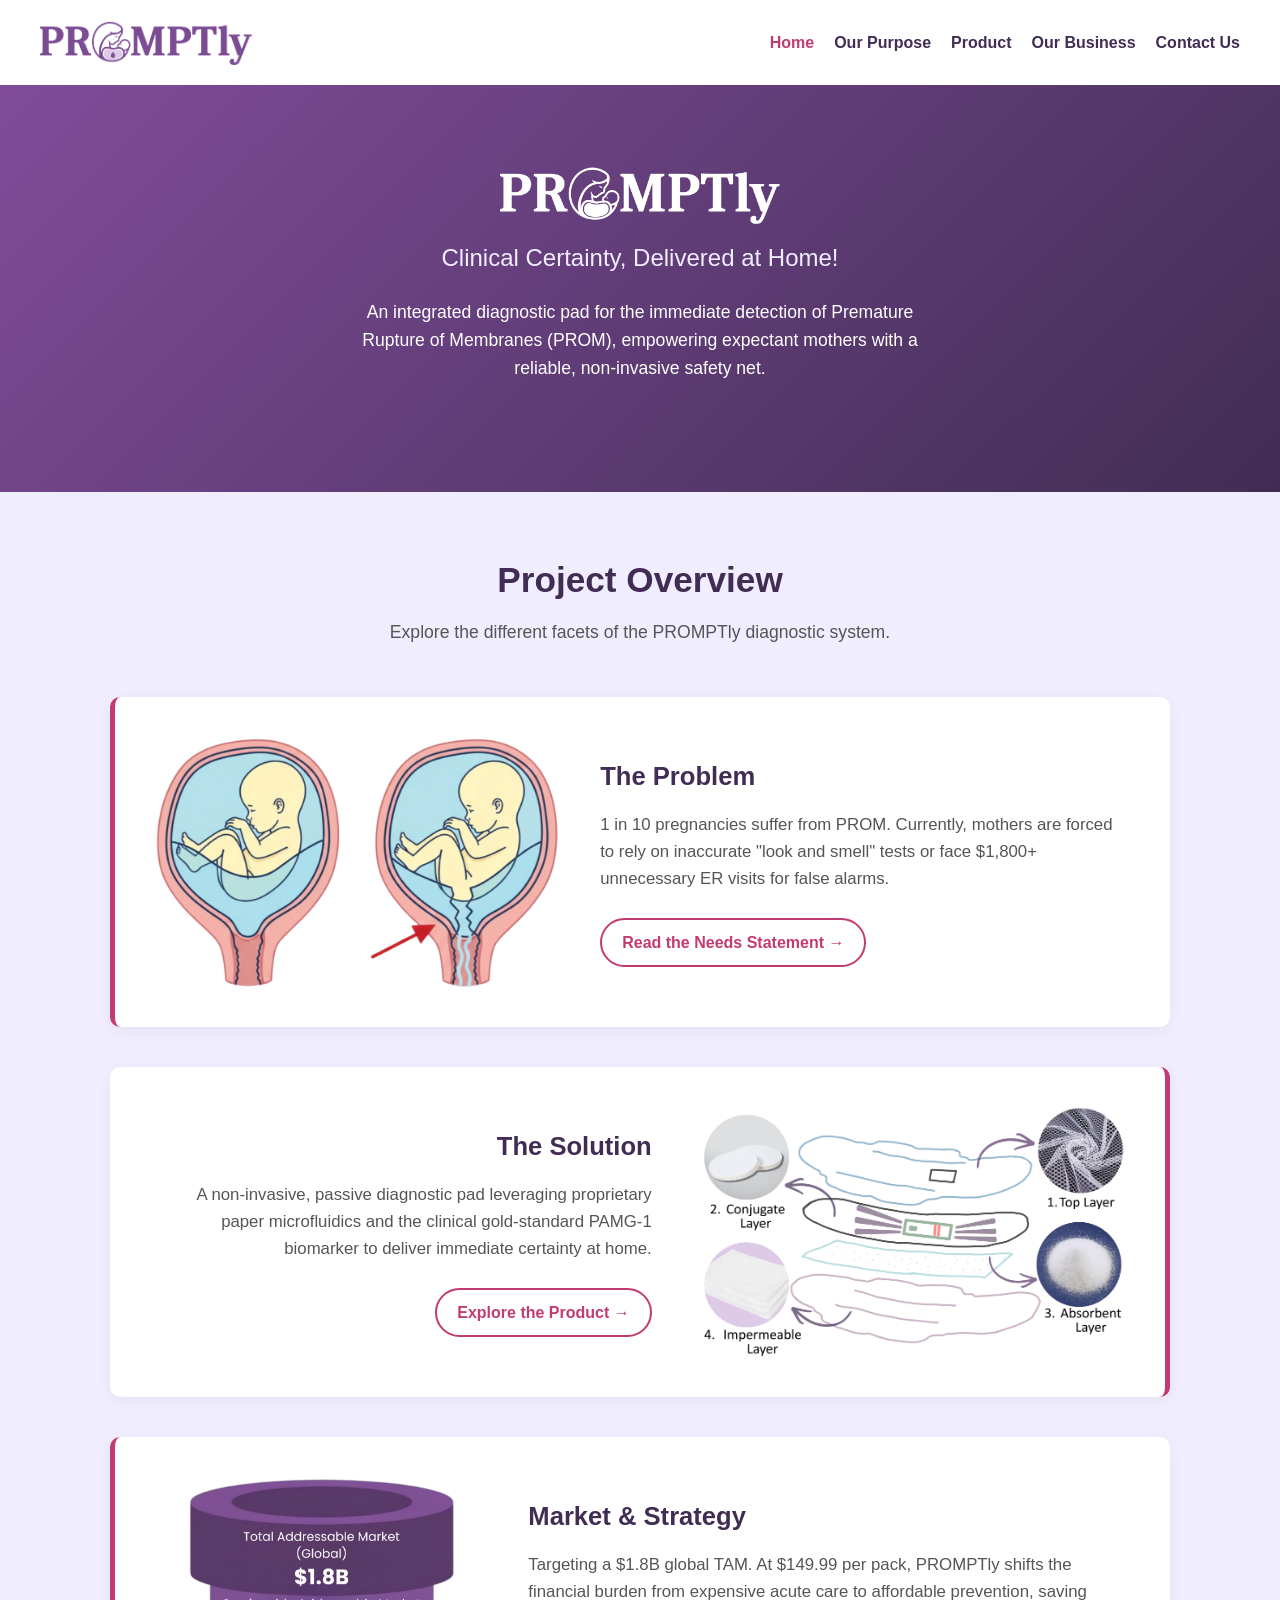
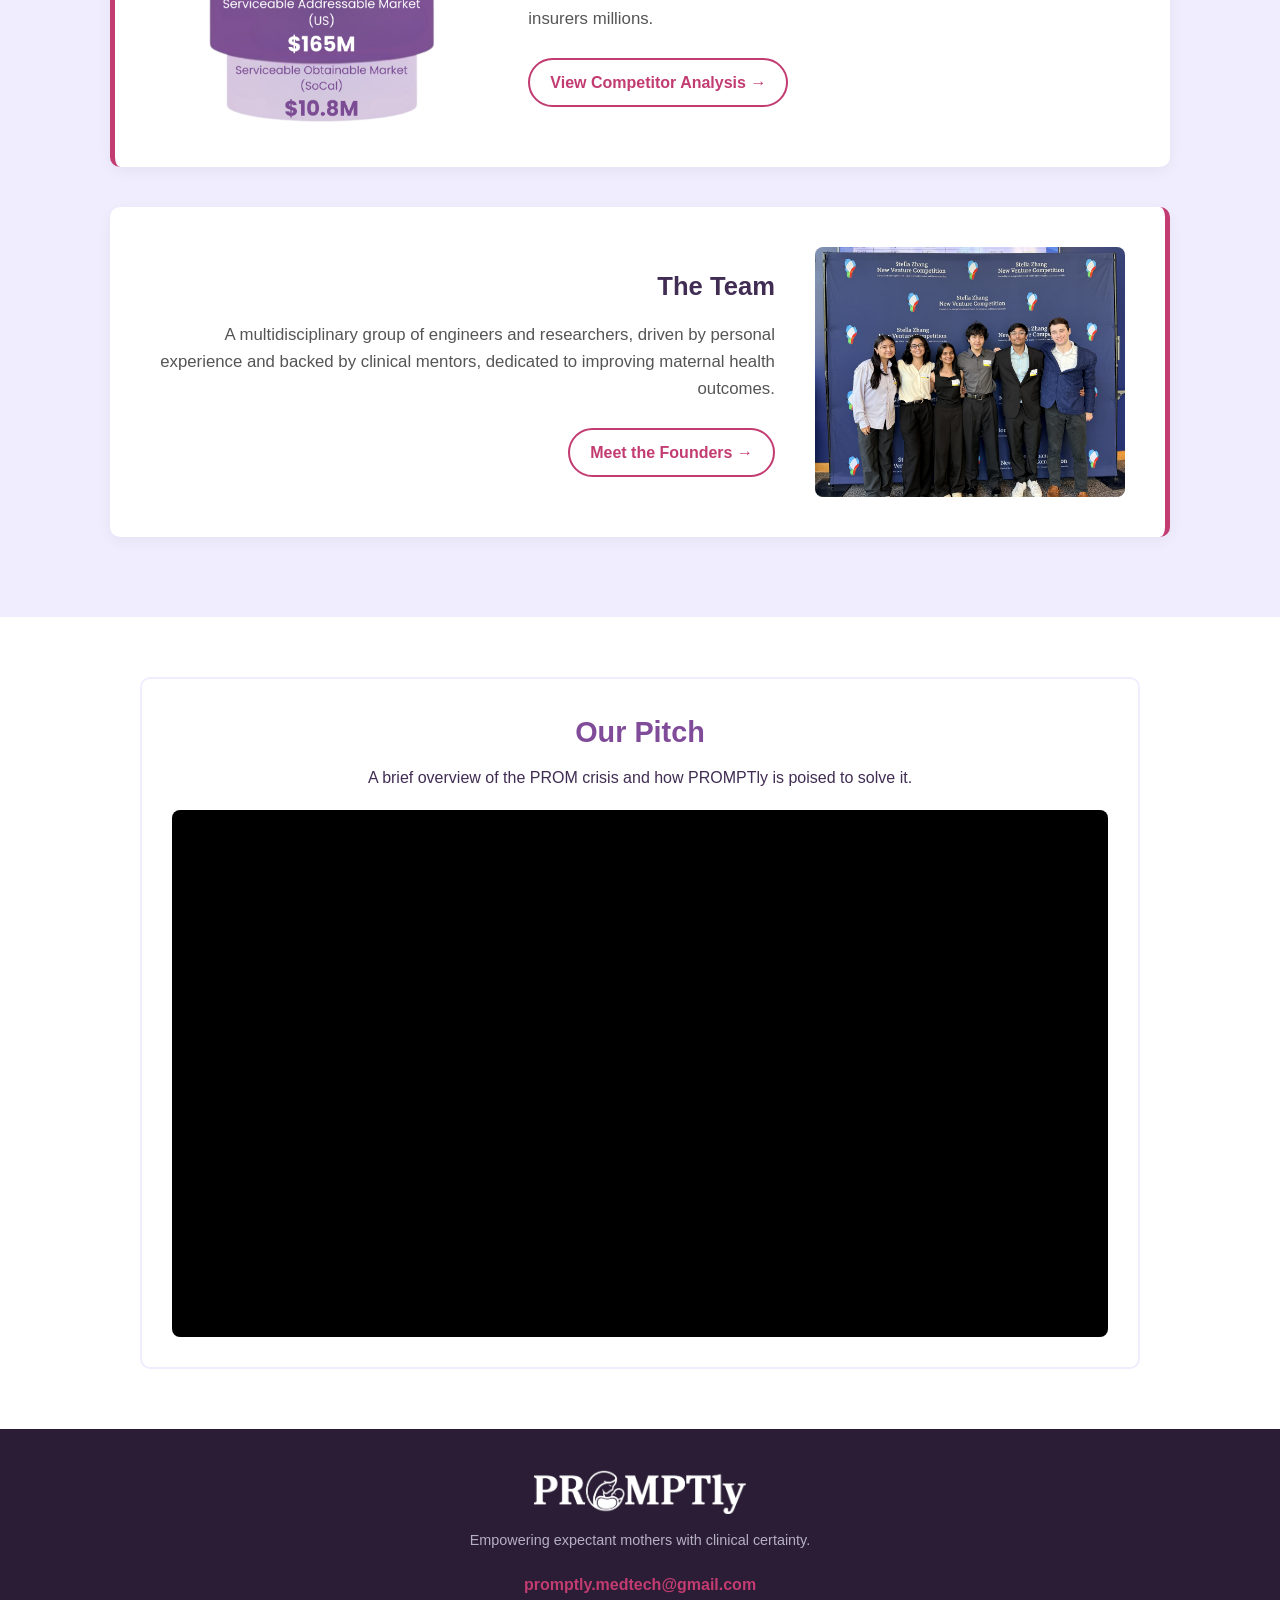
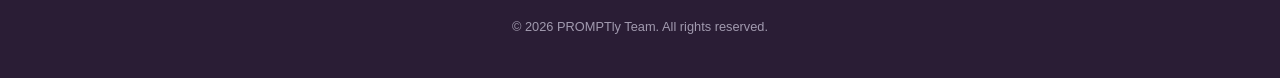
<file: index.html>
<!DOCTYPE html>
<html lang="en">

<head>
    <meta charset="UTF-8">
    <meta name="viewport" content="width=device-width, initial-scale=1.0">
    <title>PROMPTly | Clinical Certainty, Delivered at Home</title>
    <link rel="stylesheet" href="style.css">
    <link rel="icon" type="image/png" href="assets/favicon.png">
</head>

<body>

    <nav class="navbar">
        <div class="logo">
            <a href="index.html">
                <img src="logo.png" alt="PROMPTly Logo">
            </a>
        </div>

        <input type="checkbox" id="menu-toggle" class="menu-toggle">

        <label for="menu-toggle" class="hamburger">
            <span></span>
            <span></span>
            <span></span>
        </label>

        <ul class="nav-links">
            <li><a href="index.html" class="active">Home</a></li>
            <li><a href="purpose.html">Our Purpose</a></li>
            <li><a href="product.html">Product</a></li>
            <li><a href="business.html">Our Business</a></li>
            <li><a href="contact.html">Contact Us</a></li>
        </ul>
    </nav>

    <header class="hero">
        <div class="hero-content">
            <div class="logo" style="color: var(--white); margin-bottom: 15px;">
              <img src="logo.png" alt="PROMPTly Logo" style="width: 100%; max-width: 280px; height: auto; margin: 0 auto; display: block; filter: brightness(0) invert(1);">
            </div>
            <h2>Clinical Certainty, Delivered at Home!</h2>
            <p>An integrated diagnostic pad for the immediate detection of Premature Rupture of Membranes (PROM),
                empowering expectant mothers with a reliable, non-invasive safety net.</p>
        </div>
    </header>

    <!-- <div class="parallax-section"></div> -->

    <section class="overview-section">
        <div class="container">
            <div class="section-heading">
                <h2>Project Overview</h2>
                <p>Explore the different facets of the PROMPTly diagnostic system.</p>
            </div>

            <div class="summary-rows">

                <div class="summary-card">
                    <div class="card-image">
                        <img src="assets/prom-diagram.png" alt="PROM diagram">
                    </div>
                    <div class="card-text">
                        <h3>The Problem</h3>
                        <p>1 in 10 pregnancies suffer from PROM. Currently, mothers are forced to rely on inaccurate
                            "look and smell" tests or face $1,800+ unnecessary ER visits for false alarms.</p>
                        <a href="purpose.html" class="btn btn-outline">Read the Needs Statement &rarr;</a>
                    </div>
                </div>

                <div class="summary-card row-reverse">
                    <div class="card-image">
                        <img src="assets/layers.png" alt="Our Device">
                    </div>
                    <div class="card-text">
                        <h3>The Solution</h3>
                        <p>A non-invasive, passive diagnostic pad leveraging proprietary paper microfluidics and the
                            clinical gold-standard PAMG-1 biomarker to deliver immediate certainty at home.</p>
                        <a href="product.html" class="btn btn-outline">Explore the Product &rarr;</a>
                    </div>
                </div>

                <div class="summary-card">
                    <div class="card-image">
                        <img src="assets/TAM-SAM-SOM.png" alt="Market">
                    </div>
                    <div class="card-text">
                        <h3>Market & Strategy</h3>
                        <p>Targeting a $1.8B global TAM. At $149.99 per pack, PROMPTly shifts the financial burden from
                            expensive acute care to affordable prevention, saving insurers millions.</p>
                        <a href="business.html" class="btn btn-outline">View Competitor Analysis &rarr;</a>
                    </div>
                </div>

                <div class="summary-card row-reverse">
                    <div class="card-image">
                        <img src="assets/team-photo.jpg" alt="Our Device">
                    </div>
                    <div class="card-text">
                        <h3>The Team</h3>
                        <p>A multidisciplinary group of engineers and researchers, driven by personal experience and
                            backed by clinical mentors, dedicated to improving maternal health outcomes.</p>
                        <a href="contact.html" class="btn btn-outline">Meet the Founders &rarr;</a>
                    </div>
                </div>

            </div>
        </div>
    </section>

    <main class="media-section" style="background-color: var(--card-bg); padding-top: 60px;">
        <div class="container">
            <section class="video-container" style="width: 100%; max-width: 1000px; margin: 0 auto; box-shadow: none; border: 2px solid var(--bg-color);">
                <h3>Our Pitch</h3>
                <p>A brief overview of the PROM crisis and how PROMPTly is poised to solve it.</p>
                <div class="video-wrapper">
                    <iframe src="https://www.youtube.com/embed/625L0qi_u2M?si=vPwjtoglUY4XOpX_" frameborder="0"
                        allow="autoplay; encrypted-media" allowfullscreen></iframe>
                </div>
            </section>
        </div>
    </main>

    <footer>
        <div class="footer-content">
            <div class="logo" style="color: var(--white); margin-bottom: 15px;">
                <img src="logo.png" alt="PROMPTly Logo"
                    style="height: 45px; margin: 0 auto; display: block; filter: brightness(0) invert(1);">
            </div>
            <p>Empowering expectant mothers with clinical certainty.</p>
            <div style="margin-top: 20px;">
                <a href="mailto:promptly.medtech@gmail.com"
                    style="color: var(--accent-color-2); font-weight: bold;">promptly.medtech@gmail.com</a>
            </div>
            <p style="margin-top: 20px; font-size: 0.8rem; opacity: 0.6;">&copy; 2026 PROMPTly Team. All rights
                reserved.</p>
        </div>
    </footer>

</body>

</html>
</file>
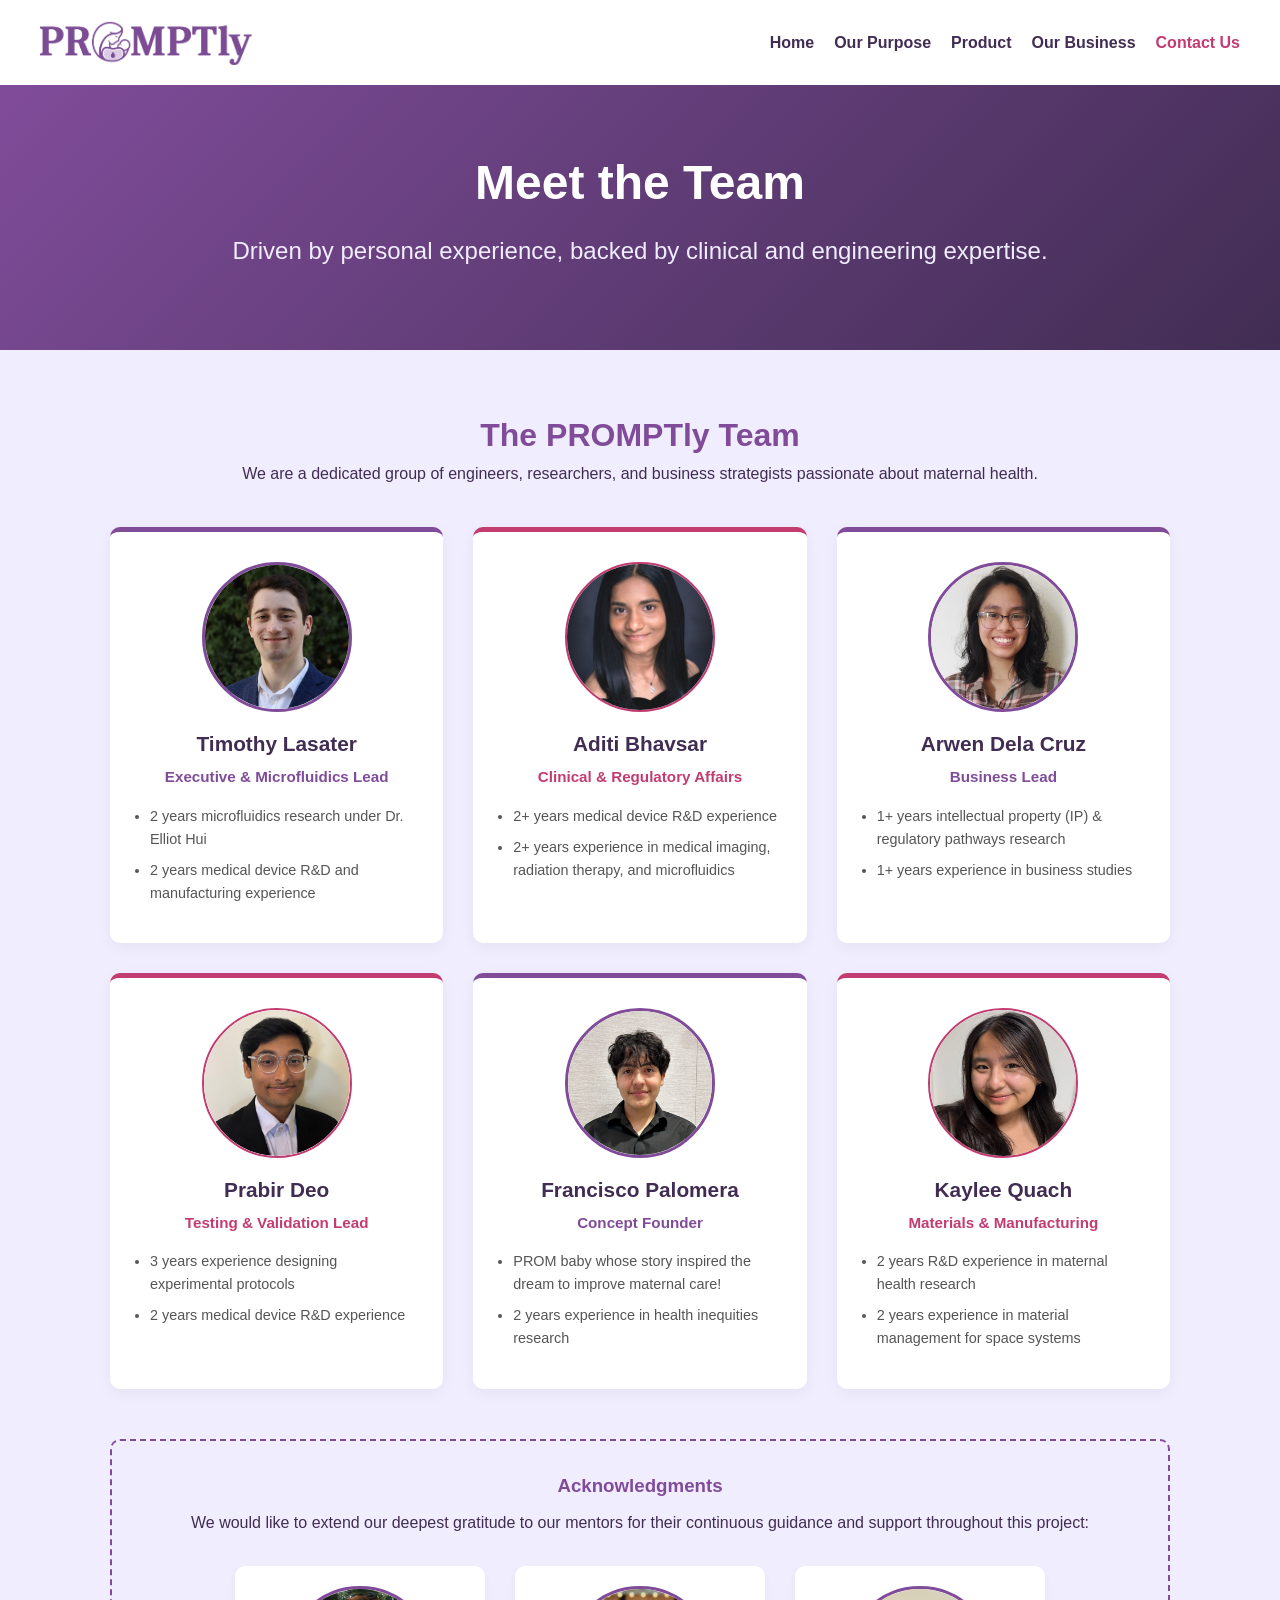
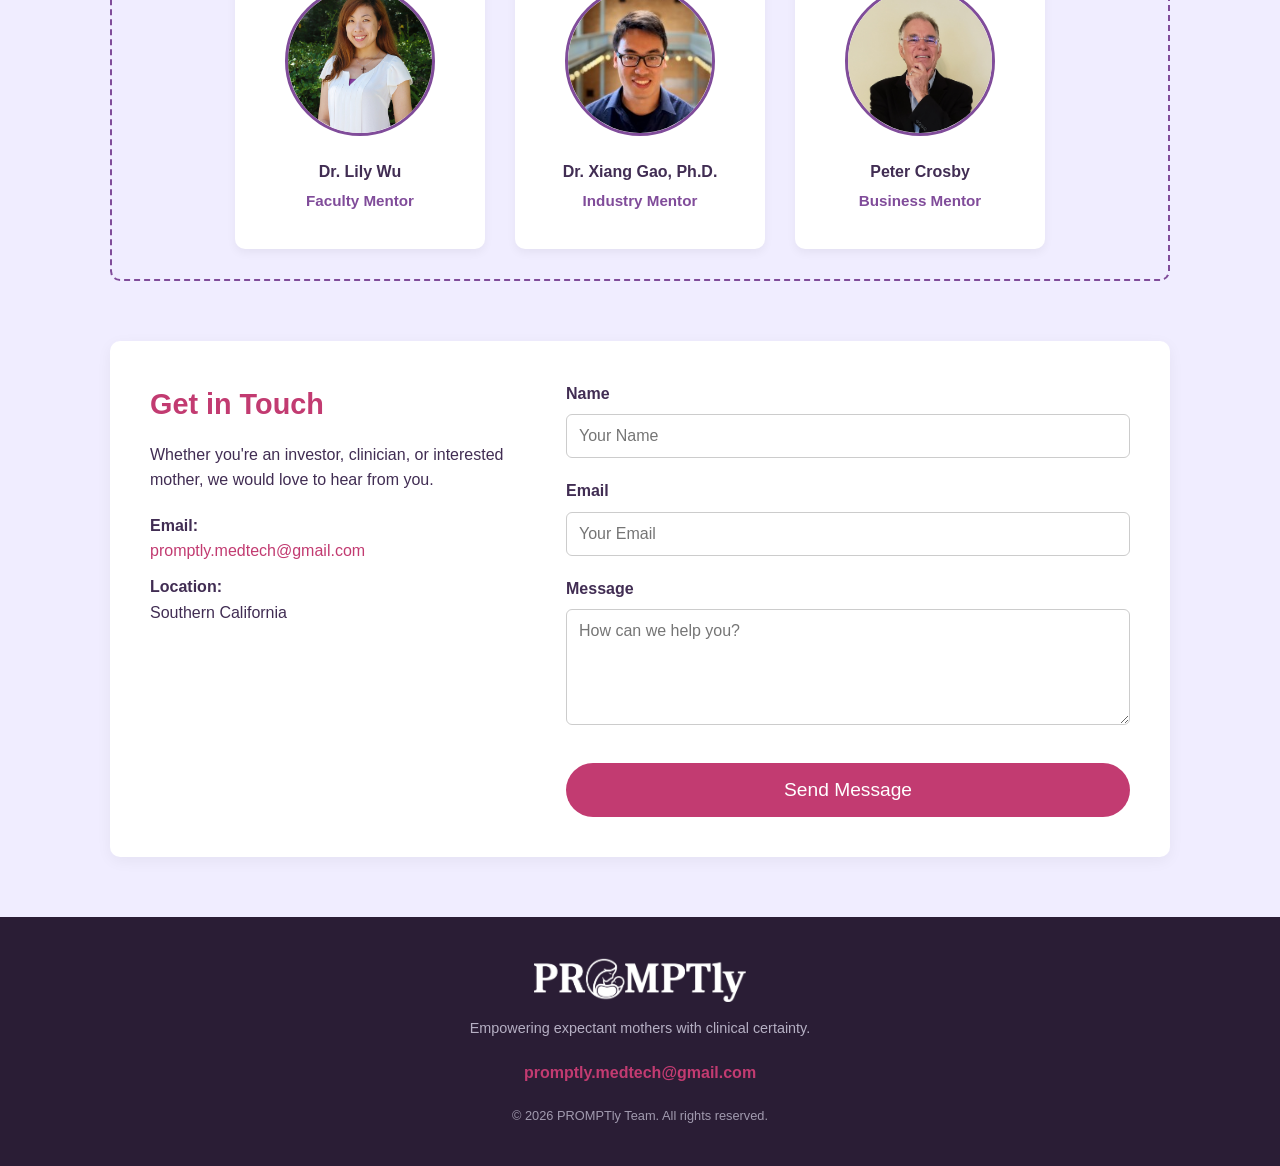
<file: contact.html>
<!DOCTYPE html>
<html lang="en">
<head>
    <meta charset="UTF-8">
    <meta name="viewport" content="width=device-width, initial-scale=1.0">
    <title>Contact Us | PROMPTly</title>
    <link rel="stylesheet" href="style.css">
    <link rel="icon" type="image/png" href="assets/favicon.png">
</head>
<body>

    <nav class="navbar">
        <div class="logo">
            <a href="index.html">
                <img src="logo.png" alt="PROMPTly Logo">
            </a>
        </div>

        <input type="checkbox" id="menu-toggle" class="menu-toggle">

        <label for="menu-toggle" class="hamburger">
            <span></span>
            <span></span>
            <span></span>
        </label>

        <ul class="nav-links">
            <li><a href="index.html">Home</a></li>
            <li><a href="purpose.html">Our Purpose</a></li>
            <li><a href="product.html">Product</a></li>
            <li><a href="business.html">Our Business</a></li>
            <li><a href="contact.html" class="active">Contact Us</a></li>
        </ul>
    </nav>

    <header class="hero" style="padding: 60px 20px;">
        <div class="hero-content">
            <h1>Meet the Team</h1>
            <h2>Driven by personal experience, backed by clinical and engineering expertise.</h2>
        </div>
    </header>

    <main class="content-section">
        <div class="container">
            
            <div style="text-align: center; margin-bottom: 40px;">
                <h3 style="color: var(--accent-color-1); font-size: 2rem;">The PROMPTly Team</h3>
                <p>We are a dedicated group of engineers, researchers, and business strategists passionate about maternal health.</p>
            </div>

            <div class="team-grid">
                <div class="team-card">
                    <img src="assets/1.png" class="team-avatar">
                    <h4>Timothy Lasater</h4>
                    <p class="team-role">Executive & Microfluidics Lead</p>
                    <ul class="team-bullets">
                        <li>2 years microfluidics research under Dr. Elliot Hui</li>
                        <li>2 years medical device R&D and manufacturing experience</li>
                    </ul>
                </div>

                <div class="team-card">
                    <img src="assets/2.png" class="team-avatar">
                    <h4>Aditi Bhavsar</h4>
                    <p class="team-role">Clinical & Regulatory Affairs</p>
                    <ul class="team-bullets">
                        <li>2+ years medical device R&D experience</li>
                        <li>2+ years experience in medical imaging, radiation therapy, and microfluidics</li>
                    </ul>
                </div>
                
                <div class="team-card">
                    <img src="assets/3.png" class="team-avatar">
                    <h4>Arwen Dela Cruz</h4>
                    <p class="team-role">Business Lead</p>
                    <ul class="team-bullets">
                        <li>1+ years intellectual property (IP) & regulatory pathways research</li>
                        <li>1+ years experience in business studies</li>
                    </ul>
                </div>
                
                <div class="team-card">
                    <img src="assets/4.png" class="team-avatar">
                    <h4>Prabir Deo</h4>
                    <p class="team-role">Testing & Validation Lead</p>
                    <ul class="team-bullets">
                        <li>3 years experience designing experimental protocols</li>
                        <li>2 years medical device R&D experience</li>
                    </ul>
                </div>

                <div class="team-card">
                    <img src="assets/5.png" class="team-avatar">
                    <h4>Francisco Palomera</h4>
                    <p class="team-role">Concept Founder</p>
                    <ul class="team-bullets">
                        <li>PROM baby whose story inspired the dream to improve maternal care!</li>
                        <li>2 years experience in health inequities research</li>
                    </ul>
                </div>

                <div class="team-card">
                    <img src="assets/6.png" class="team-avatar">
                    <h4>Kaylee Quach</h4>
                    <p class="team-role">Materials & Manufacturing</p>
                    <ul class="team-bullets">
                        <li>2 years R&D experience in maternal health research</li>
                        <li>2 years experience in material management for space systems</li>
                    </ul>
                </div>
                
            </div>

            <div class="mentors-section">
                <h3>Acknowledgments</h3>
                <p>We would like to extend our deepest gratitude to our mentors for their continuous guidance and support throughout this project:</p>
                
                <div class="mentor-grid">
                    <div class="mentor-card">
                        <img src="assets/lily-wu.jpg" alt="Dr. Lily Wu" class="mentor-avatar">
                        <h4>Dr. Lily Wu</h4>
                        <p class="team-role">Faculty Mentor</p>
                    </div>
                    
                    <div class="mentor-card">
                        <img src="assets/xiang-gao.jpg" alt="Dr. Xiang Gao" class="mentor-avatar">
                        <h4>Dr. Xiang Gao, Ph.D.</h4>
                        <p class="team-role">Industry Mentor</p>
                    </div>

                    <div class="mentor-card">
                        <img src="assets/peter-crosby.jpg" alt="Peter Crosby" class="mentor-avatar">
                        <h4>Peter Crosby</h4>
                        <p class="team-role">Business Mentor</p>
                    </div>
                </div>
            </div>

            <div class="contact-container">
                <div class="contact-info">
                    <h3>Get in Touch</h3>
                    <p>Whether you're an investor, clinician, or interested mother, we would love to hear from you.</p>
                    <p style="margin-top: 20px;"><strong>Email:</strong> <br><a href="mailto:promptly.medtech@gmail.com">promptly.medtech@gmail.com</a></p>
                    <p style="margin-top: 10px;"><strong>Location:</strong> <br>Southern California</p>
                </div>
                
                <form class="contact-form" action="https://formspree.io/f/mojrznok" method="POST">
                    <div class="form-group">
                        <label for="name">Name</label>
                        <input type="text" id="name" name="name" required placeholder="Your Name">
                    </div>
                    <div class="form-group">
                        <label for="email">Email</label>
                        <input type="email" id="email" name="email" required placeholder="Your Email">
                    </div>
                    <div class="form-group">
                        <label for="message">Message</label>
                        <textarea id="message" name="message" rows="5" required placeholder="How can we help you?"></textarea>
                    </div>
                    <button type="submit" class="btn btn-primary" style="width: 100%;">Send Message</button>
                </form>
            </div>

        </div>
    </main>

    <footer>
        <div class="footer-content">
            <div class="logo" style="color: var(--white); margin-bottom: 15px;">
                <img src="logo.png" alt="PROMPTly Logo" style="height: 45px; margin: 0 auto; display: block; filter: brightness(0) invert(1);">
            </div>
            <p>Empowering expectant mothers with clinical certainty.</p>
            <div style="margin-top: 20px;">
                <a href="mailto:promptly.medtech@gmail.com" style="color: var(--accent-color-2); font-weight: bold;">promptly.medtech@gmail.com</a>
            </div>
            <p style="margin-top: 20px; font-size: 0.8rem; opacity: 0.6;">&copy; 2026 PROMPTly Team. All rights reserved.</p>
        </div>
    </footer>

</body>
</html>
</file>
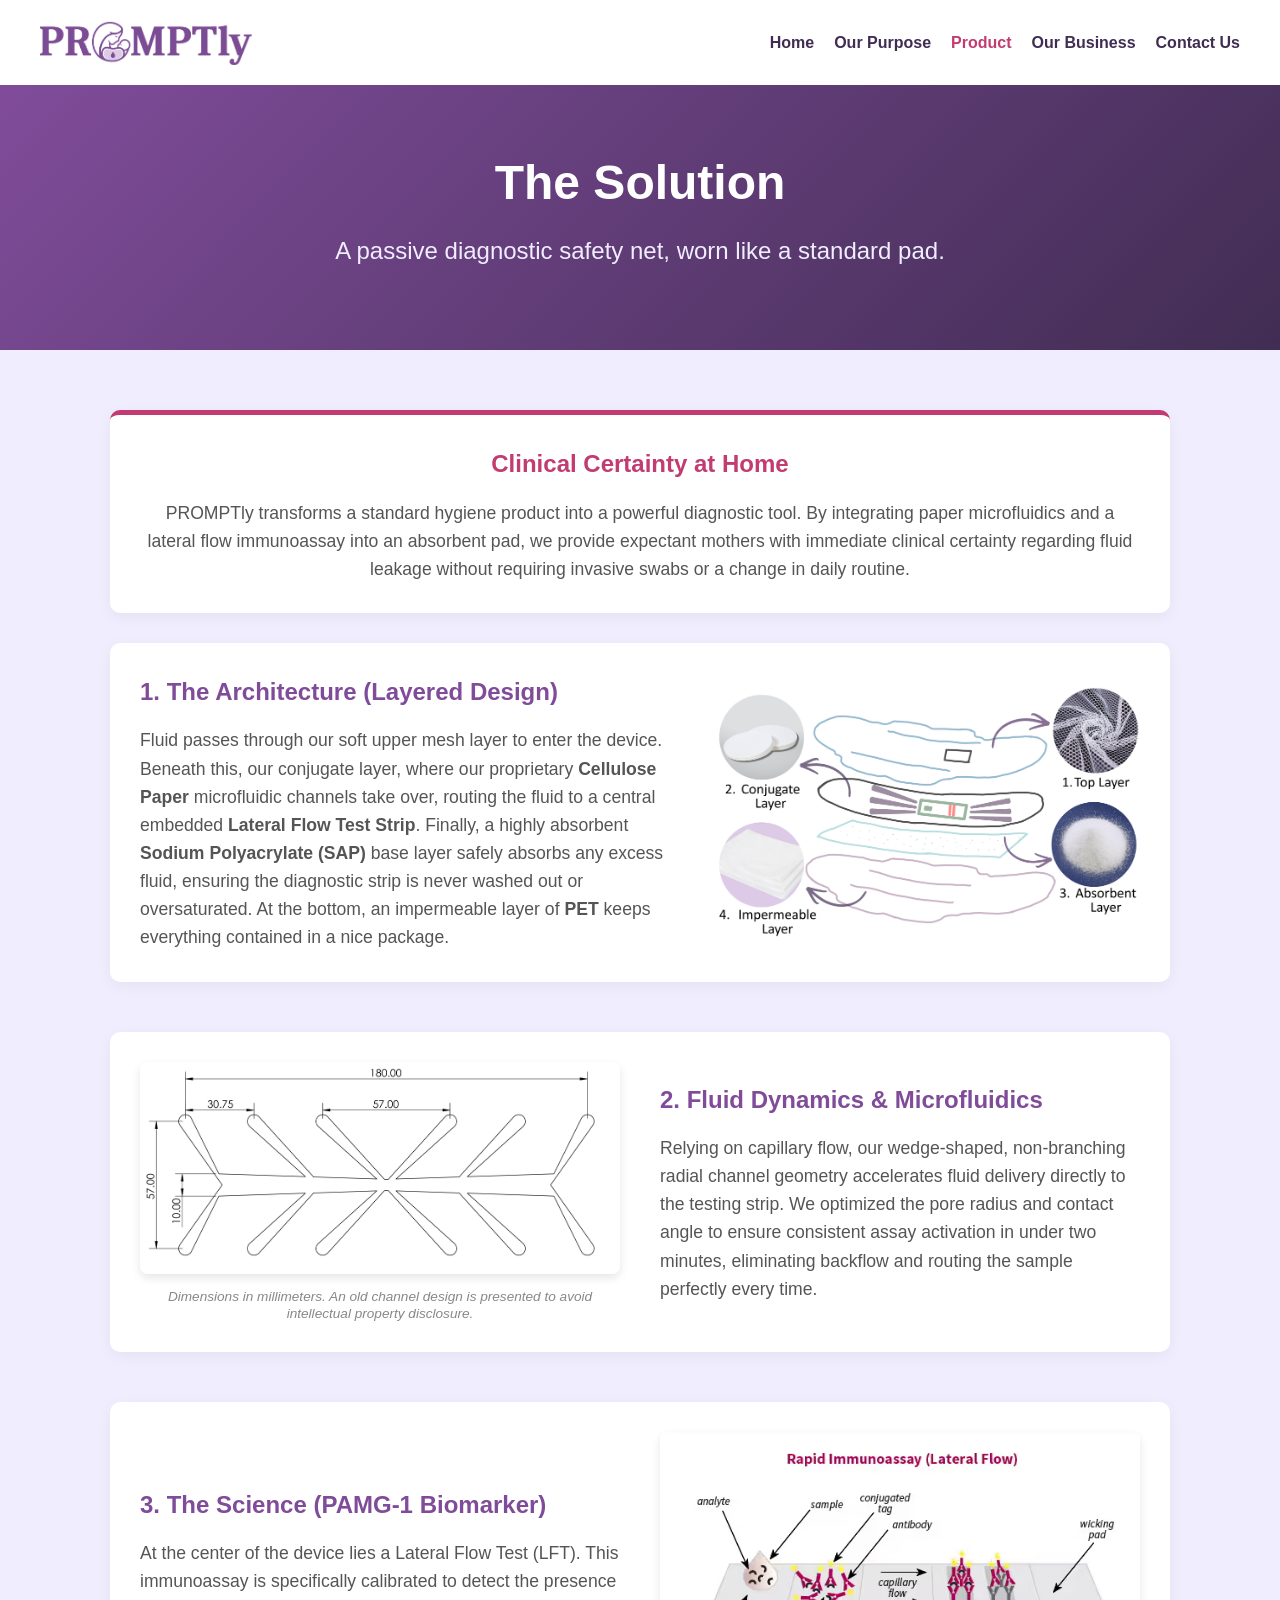
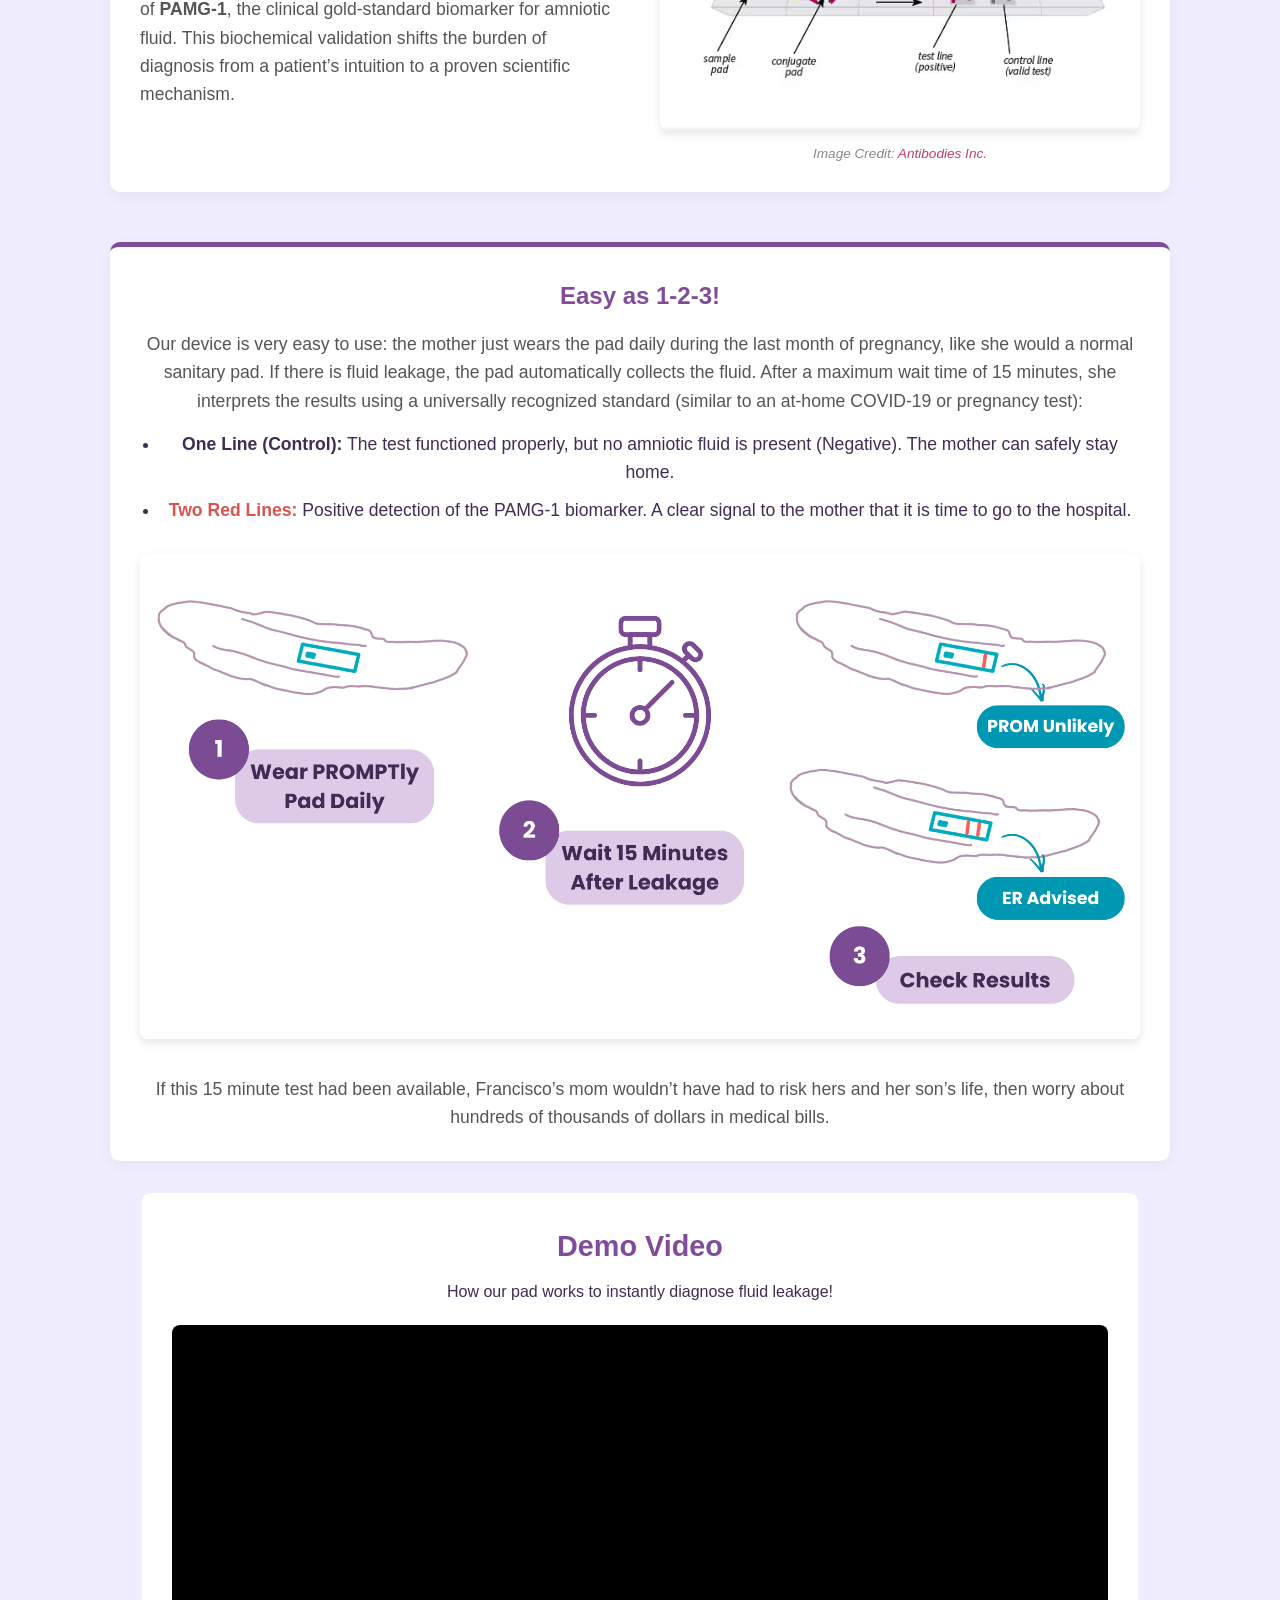
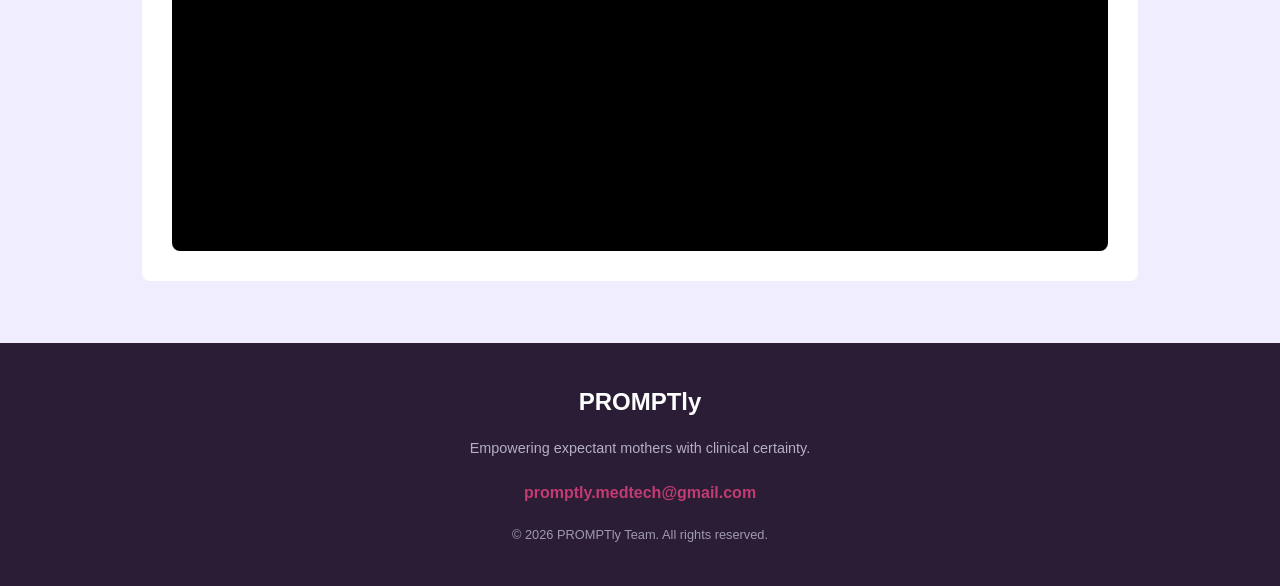
<file: product.html>
<!DOCTYPE html>
<html lang="en">
<head>
    <meta charset="UTF-8">
    <meta name="viewport" content="width=device-width, initial-scale=1.0">
    <title>Product | PROMPTly</title>
    <link rel="stylesheet" href="style.css">
    <link rel="icon" type="image/png" href="assets/favicon.png">
</head>
<body>

    <nav class="navbar">
        <div class="logo">
            <a href="index.html">
                <img src="logo.png" alt="PROMPTly Logo">
            </a>
        </div>

        <input type="checkbox" id="menu-toggle" class="menu-toggle">

        <label for="menu-toggle" class="hamburger">
            <span></span>
            <span></span>
            <span></span>
        </label>

        <ul class="nav-links">
            <li><a href="index.html" >Home</a></li>
            <li><a href="purpose.html">Our Purpose</a></li>
            <li><a href="product.html" class="active">Product</a></li>
            <li><a href="business.html">Our Business</a></li>
            <li><a href="contact.html">Contact Us</a></li>
        </ul>
    </nav>

    <header class="hero" style="padding: 60px 20px;">
        <div class="hero-content">
            <h1>The Solution</h1>
            <h2>A passive diagnostic safety net, worn like a standard pad.</h2>
        </div>
    </header>

    <main class="content-section">
        <div class="container">
            
            <div class="info-card" style="text-align: center; border-left: none; border-top: 5px solid var(--accent-color-2);">
                <h3 style="color: var(--accent-color-2);">Clinical Certainty at Home</h3>
                <p>PROMPTly transforms a standard hygiene product into a powerful diagnostic tool. By integrating paper microfluidics and a lateral flow immunoassay into an absorbent pad, we provide expectant mothers with immediate clinical certainty regarding fluid leakage without requiring invasive swabs or a change in daily routine.</p>
            </div>

            <div class="product-feature">
                <div class="feature-text">
                    <h3>1. The Architecture (Layered Design)</h3>
                    <p>Fluid passes through our soft upper mesh layer to enter the device. Beneath this, our conjugate layer, where our proprietary <strong>Cellulose Paper</strong> microfluidic channels take over, routing the fluid to a central embedded <strong>Lateral Flow Test Strip</strong>. Finally, a highly absorbent <strong>Sodium Polyacrylate (SAP)</strong> base layer safely absorbs any excess fluid, ensuring the diagnostic strip is never washed out or oversaturated. At the bottom, an impermeable layer of <strong>PET</strong> keeps everything contained in a nice package.</p>
                </div>
                <div class="card-image">
                    <img src="assets/layers.png" alt="Layer diagram">
                </div>
            </div>

            <div class="product-feature reverse">
                <div class="feature-text">
                    <h3>2. Fluid Dynamics & Microfluidics</h3>
                    <p>Relying on capillary flow, our wedge-shaped, non-branching radial channel geometry accelerates fluid delivery directly to the testing strip. We optimized the pore radius and contact angle to ensure consistent assay activation in under two minutes, eliminating backflow and routing the sample perfectly every time.</p>
                </div>
                <div class="feature-image">
                    <figure style="margin: 0; text-align: center;">
                        <img src="assets/channels-old.png" alt="Old channel design">
                        <figcaption class="attribution">Dimensions in millimeters. An old channel design is presented to avoid intellectual property disclosure.</figcaption>
                    </figure>
                </div>
            </div>

            <div class="product-feature">
                <div class="feature-text">
                    <h3>3. The Science (PAMG-1 Biomarker)</h3>
                    <p>At the center of the device lies a Lateral Flow Test (LFT). This immunoassay is specifically calibrated to detect the presence of <strong>PAMG-1</strong>, the clinical gold-standard biomarker for amniotic fluid. This biochemical validation shifts the burden of diagnosis from a patient’s intuition to a proven scientific mechanism.</p>
                </div>
                <div class="feature-image">
                    <figure style="margin: 0; text-align: center;">
                        <img src="assets/LFT.avif" alt="Lateral flow test strip">
                        <figcaption class="attribution">Image Credit: <a href="https://www.antibodiesinc.com/pages/back-to-basics-what-is-an-immunoassay" target="_blank"> Antibodies Inc.</a></figcaption>
                    </figure>
                </div>
            </div>

            <div class="info-card" style="text-align: center; border-left: none; border-top: 5px solid var(--accent-color-1);">
                <h3 style="color: var(--accent-color-1);" >Easy as 1-2-3!</h3>
                <p>Our device is very easy to use: the mother just wears the pad daily during the last month of pregnancy, like she would a normal sanitary pad. If there is fluid leakage, the pad automatically collects the fluid. After a maximum wait time of 15 minutes, she interprets the results using a universally recognized standard (similar to an at-home COVID-19 or pregnancy test):</p>
                <ul class="ui-list">
                    <li><strong>One Line (Control):</strong> The test functioned properly, but no amniotic fluid is present (Negative). The mother can safely stay home.</li>
                    <li><strong style="color: #d9534f;">Two Red Lines:</strong> Positive detection of the PAMG-1 biomarker. A clear signal to the mother that it is time to go to the hospital.</li>
                </ul>
                <div class="card-image-full" style="margin-top: 30px;">
                    <img src="assets/123.png" alt="Visual readout showing one line for negative and two lines for a positive detection of PROM">
                </div>
                <p><br>If this 15 minute test had been available, Francisco’s mom wouldn’t have had to risk hers and her son’s life, then worry about hundreds of thousands of dollars in  medical bills.</p>
            </div>

        </div>

        <div class="container">
            <section class="video-container" style="width: 100%; max-width: 1000px; margin: 0 auto; box-shadow: none; border: 2px solid var(--bg-color);">
                <h3>Demo Video</h3>
                <p>How our pad works to instantly diagnose fluid leakage!</p>
                <div class="video-wrapper">
                    <iframe src="https://www.youtube.com/embed/Fbph9mHePPo?si=AlikVtX-yIEKUXTw" frameborder="0"
                        allow="autoplay; encrypted-media" allowfullscreen></iframe>
                </div>
            </section>
        </div>
    </main>

    <footer>
        <div class="footer-content">
            <div class="logo" style="color: var(--white); margin-bottom: 15px;">PROMPTly</div>
            <p>Empowering expectant mothers with clinical certainty.</p>
            <div style="margin-top: 20px;">
                <a href="mailto:promptly.medtech@gmail.com" style="color: var(--accent-color-2); font-weight: bold;">promptly.medtech@gmail.com</a>
            </div>
            <p style="margin-top: 20px; font-size: 0.8rem; opacity: 0.6;">&copy; 2026 PROMPTly Team. All rights reserved.</p>
        </div>
    </footer>

</body>
</html>
</file>
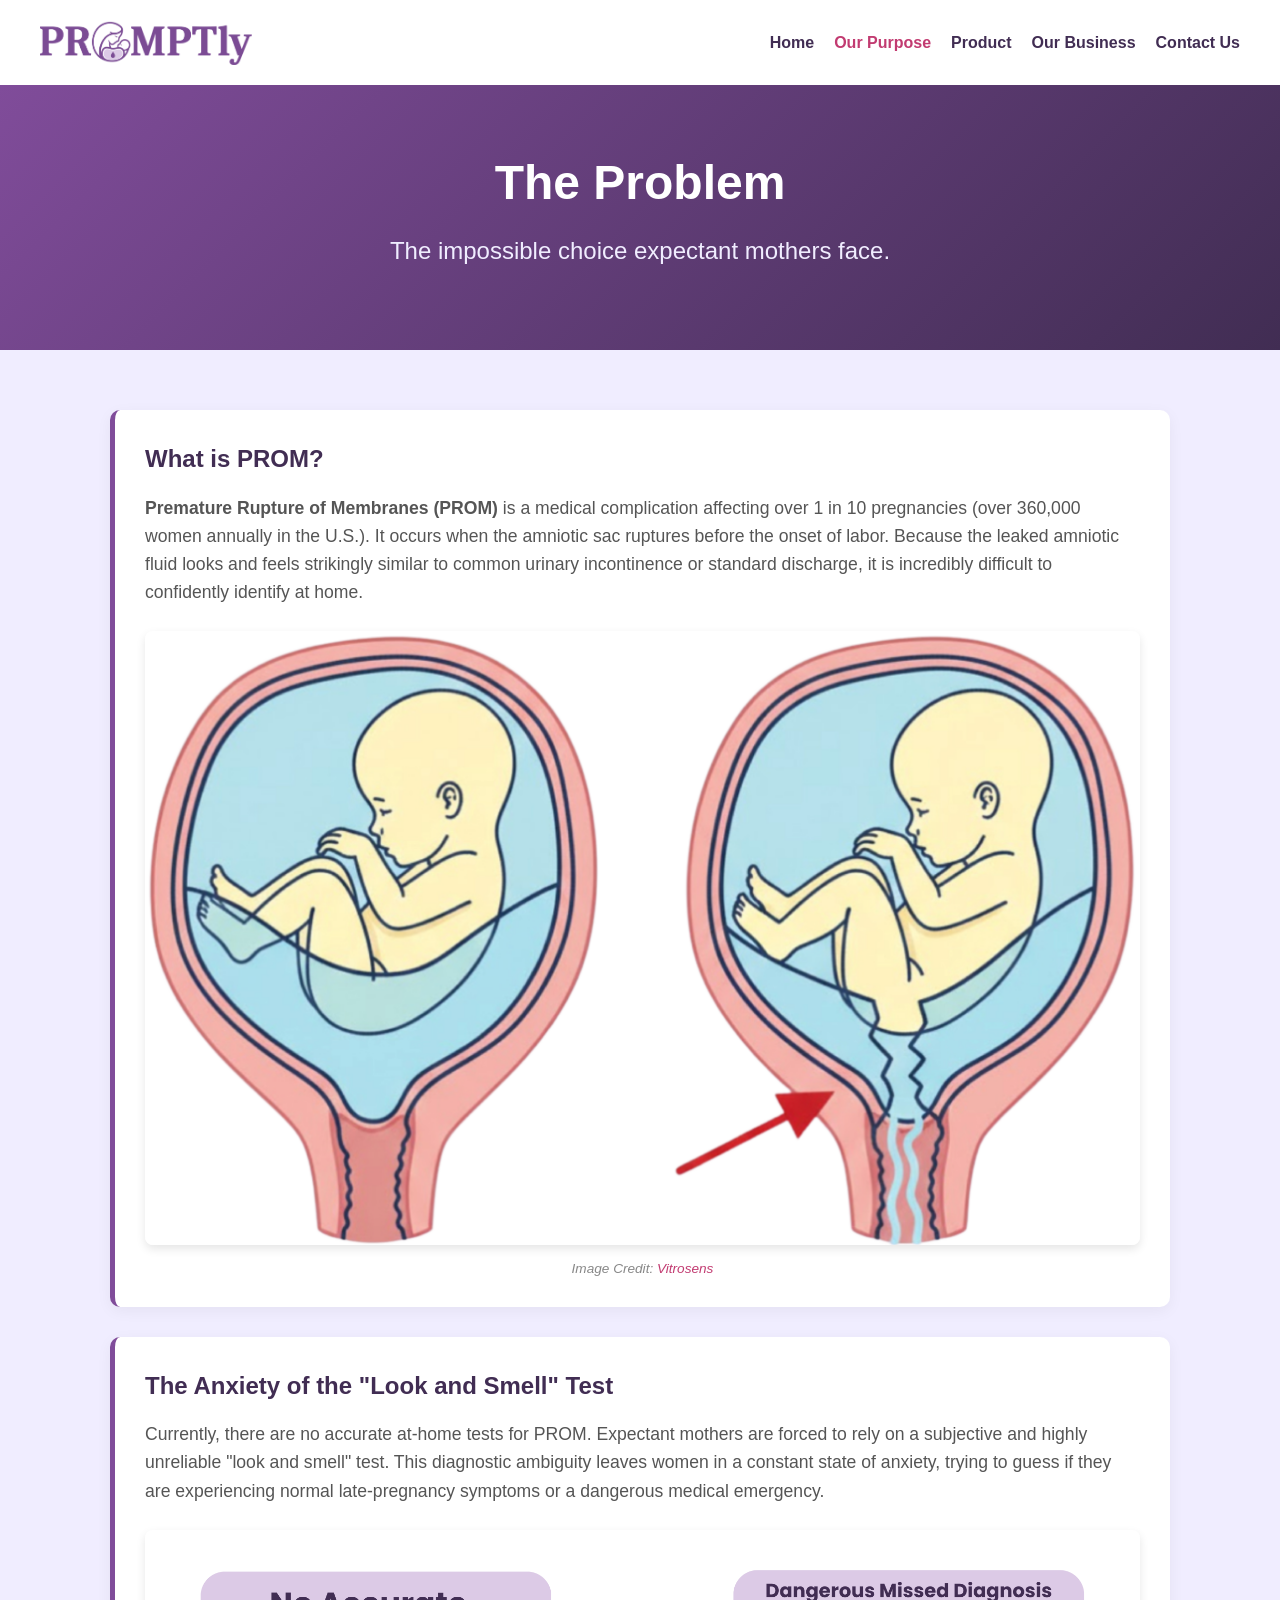
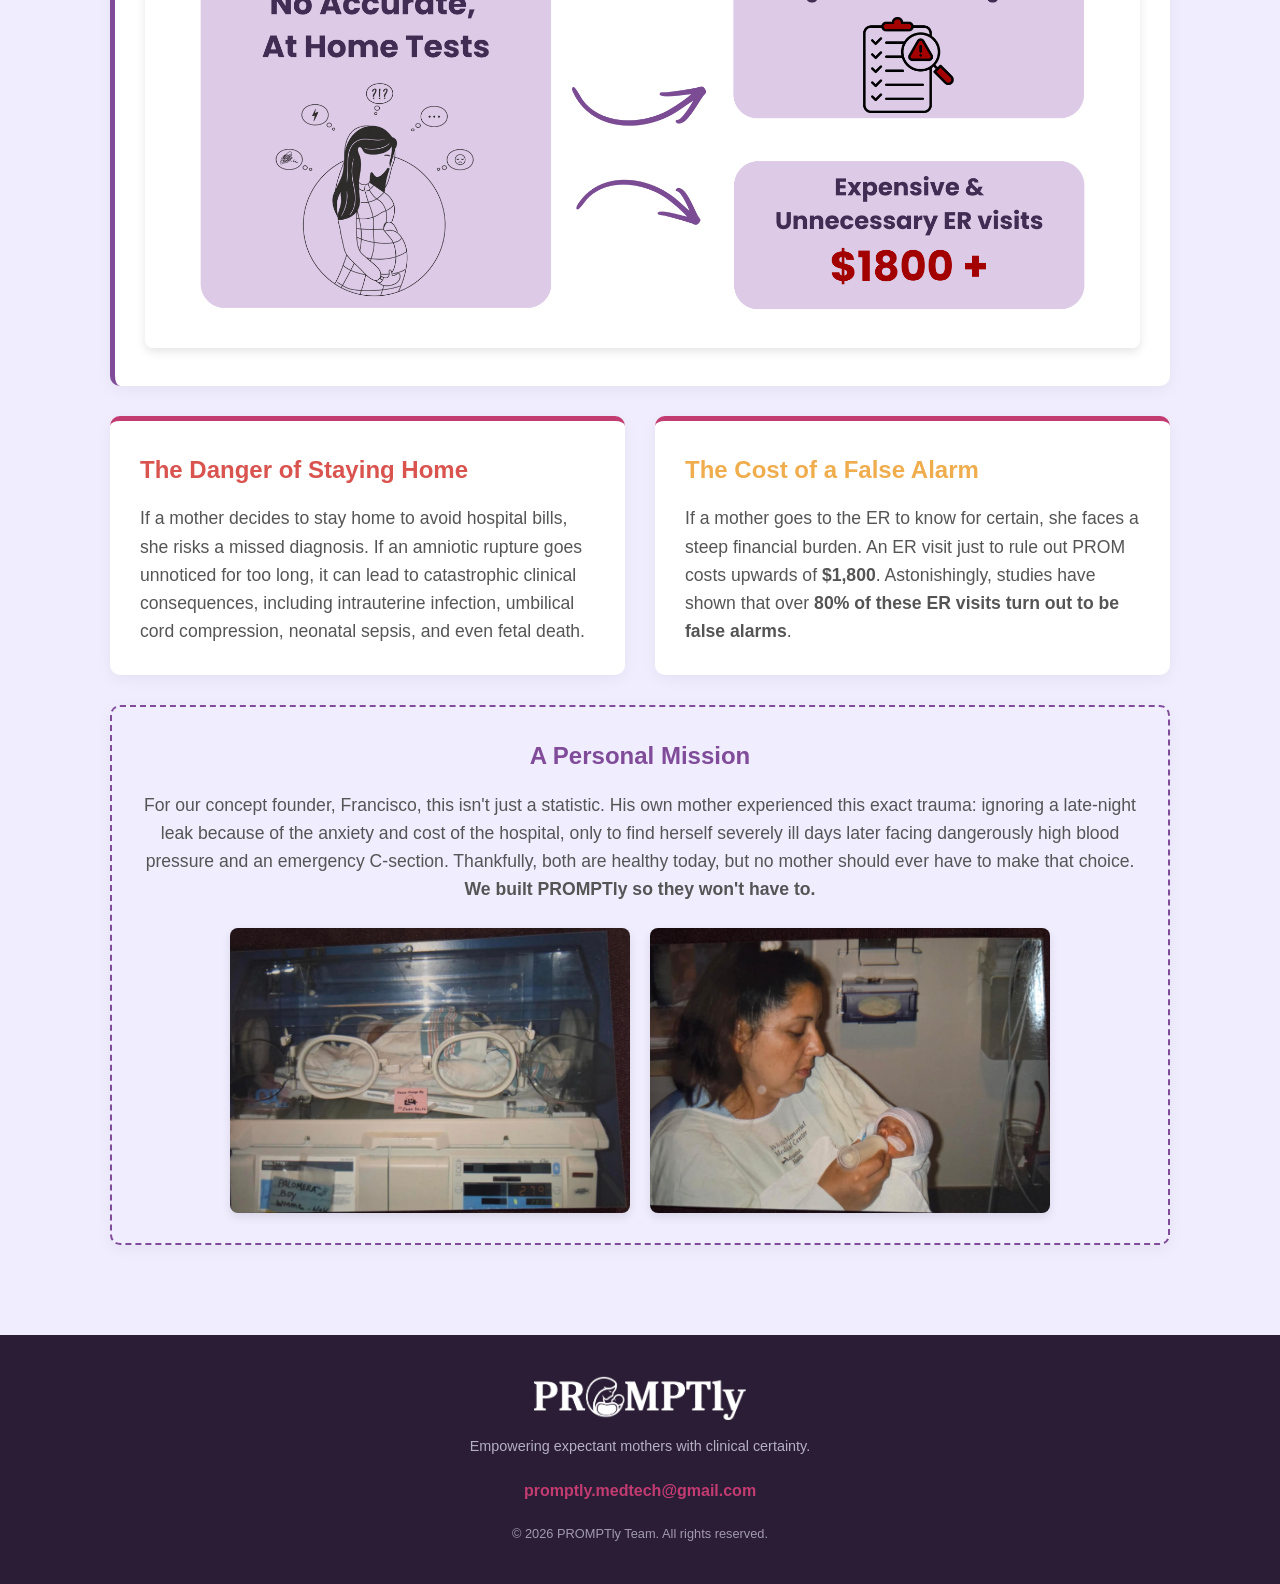
<file: purpose.html>
<!DOCTYPE html>
<html lang="en">
<head>
    <meta charset="UTF-8">
    <meta name="viewport" content="width=device-width, initial-scale=1.0">
    <title>Our Purpose | PROMPTly</title>
    <link rel="stylesheet" href="style.css">
    <link rel="icon" type="image/png" href="assets/favicon.png">
</head>
<body>

    <nav class="navbar">
        <div class="logo">
            <a href="index.html">
                <img src="logo.png" alt="PROMPTly Logo">
            </a>
        </div>

        <input type="checkbox" id="menu-toggle" class="menu-toggle">

        <label for="menu-toggle" class="hamburger">
            <span></span>
            <span></span>
            <span></span>
        </label>

        <ul class="nav-links">
            <li><a href="index.html">Home</a></li>
            <li><a href="purpose.html" class="active">Our Purpose</a></li>
            <li><a href="product.html">Product</a></li>
            <li><a href="business.html">Our Business</a></li>
            <li><a href="contact.html">Contact Us</a></li>
        </ul>
    </nav>

    <header class="hero" style="padding: 60px 20px;">
        <div class="hero-content">
            <h1>The Problem</h1>
            <h2>The impossible choice expectant mothers face.</h2>
        </div>
    </header>

    <main class="content-section">
        <div class="container">
            
            <div class="info-card">
                <h3>What is PROM?</h3>
                <p><strong>Premature Rupture of Membranes (PROM)</strong> is a medical complication affecting over 1 in 10 pregnancies (over 360,000 women annually in the U.S.). It occurs when the amniotic sac ruptures before the onset of labor. Because the leaked amniotic fluid looks and feels strikingly similar to common urinary incontinence or standard discharge, it is incredibly difficult to confidently identify at home.</p>
                <div class="card-image-full">
                    <figure style="margin: 0;">
                        <img src="assets/prom-diagram.png" alt="Diagram illustrating Premature Rupture of Membranes">
                        <figcaption class="attribution">Image Credit: <a href="https://vitrosens.com/premature-rupture-of-membranes-prom-the-critical-role-of-igfbp-1-rapid-testing-in-maternal-care/" target="_blank"> Vitrosens</a></figcaption>
                    </figure>
                </div>
            </div>

            <div class="info-card">
                <h3>The Anxiety of the "Look and Smell" Test</h3>
                <p>Currently, there are no accurate at-home tests for PROM. Expectant mothers are forced to rely on a subjective and highly unreliable "look and smell" test. This diagnostic ambiguity leaves women in a constant state of anxiety, trying to guess if they are experiencing normal late-pregnancy symptoms or a dangerous medical emergency.</p>
                <div class="card-image-full">
                    <img src="assets/choices.png" alt="The impossible choice between an expensive ER visit and dangerous missed diagnosis">
                </div>
            </div>

            <div class="info-card double-column">
                <div class="column">
                    <h3 style="color: #d9534f;">The Danger of Staying Home</h3>
                    <p>If a mother decides to stay home to avoid hospital bills, she risks a missed diagnosis. If an amniotic rupture goes unnoticed for too long, it can lead to catastrophic clinical consequences, including intrauterine infection, umbilical cord compression, neonatal sepsis, and even fetal death.</p>
                </div>
                <div class="column">
                    <h3 style="color: #f0ad4e;">The Cost of a False Alarm</h3>
                    <p>If a mother goes to the ER to know for certain, she faces a steep financial burden. An ER visit just to rule out PROM costs upwards of <strong>$1,800</strong>. Astonishingly, studies have shown that over <strong>80% of these ER visits turn out to be false alarms</strong>.</p>
                </div>
            </div>

            <div class="info-card personal-story">
                <h3>A Personal Mission</h3>
                <p>For our concept founder, Francisco, this isn't just a statistic. His own mother experienced this exact trauma: ignoring a late-night leak because of the anxiety and cost of the hospital, only to find herself severely ill days later facing dangerously high blood pressure and an emergency C-section. Thankfully, both are healthy today, but no mother should ever have to make that choice. <strong>We built PROMPTly so they won't have to.</strong></p>
                
                <div class="image-row-side-by-side">
                    <img src="assets/francisco-incubator.png" alt="Francisco in an incubator">
                    <img src="assets/francisco-nursing.png" alt="Francisco and his mother">
                </div>
            </div>

        </div>
    </main>

    <footer>
        <div class="footer-content">
            <div class="logo" style="color: var(--white); margin-bottom: 15px;">
                <img src="logo.png" alt="PROMPTly Logo" style="height: 45px; margin: 0 auto; display: block; filter: brightness(0) invert(1);">
            </div>
            <p>Empowering expectant mothers with clinical certainty.</p>
            <div style="margin-top: 20px;">
                <a href="mailto:promptly.medtech@gmail.com" style="color: var(--accent-color-2); font-weight: bold;">promptly.medtech@gmail.com</a>
            </div>
            <p style="margin-top: 20px; font-size: 0.8rem; opacity: 0.6;">&copy; 2026 PROMPTly Team. All rights reserved.</p>
        </div>
    </footer>

</body>
</html>
</file>
<file: style.css>
/* --- CSS VARIABLES --- */
:root {
    --bg-color: #f0edff;           /* Light Lavender */
    --text-color: #412d53;         /* Dark Purple */
    --accent-color-1: #804c9a;     /* Medium Purple */
    --accent-color-2: #c23b71;     /* Deep Rose */
    --hover-color: #a72f5f;
    
    /* Complementary Colors */
    --card-bg: #ffffff;            /* Clean white for content readability */
    --footer-bg: #2a1d35;          /* Extra dark purple for footer contrast */
    --white: #ffffff;
}

/* --- GLOBAL STYLES --- */
* {
    margin: 0;
    padding: 0;
    box-sizing: border-box;
}

body {
    font-family: 'Segoe UI', Tahoma, Geneva, Verdana, sans-serif;
    background-color: var(--bg-color);
    color: var(--text-color);
    line-height: 1.6;
}

a {
    text-decoration: none;
    color: var(--accent-color-2);
    transition: color 0.3s ease;
}

a:hover {
    color: var(--accent-color-1);
}

.container {
    max-width: 1100px;
    margin: 0 auto;
    padding: 0 20px;
}

/* --- NAVIGATION --- */
.navbar {
    display: flex;
    justify-content: space-between;
    align-items: center;
    flex-wrap: wrap;
    gap: 10px;
    background-color: var(--card-bg);
    padding: 20px 40px;
    box-shadow: 0 4px 6px rgba(0,0,0,0.05);
}

.logo {
    font-size: 24px;
    font-weight: 700;
    color: var(--accent-color-1);
}

.nav-links {
    list-style: none;
    display: flex;
    gap: 20px;
}

.nav-links a {
    color: var(--text-color);
    font-weight: 600;
}

.nav-links a.active, .nav-links a:hover {
    color: var(--accent-color-2);
}

/* --- HERO SECTION --- */
.hero {
    background: linear-gradient(135deg, var(--accent-color-1), var(--text-color));
    color: var(--white);
    text-align: center;
    padding: 80px 20px;
}

.hero h1 {
    font-size: 3rem;
    margin-bottom: 10px;
}

.hero h2 {
    font-size: 1.5rem;
    font-weight: 300;
    margin-bottom: 20px;
    color: var(--bg-color);
}

.hero p {
    max-width: 600px;
    margin: 0 auto 30px auto;
    font-size: 1.1rem;
}

.cta-buttons .btn {
    display: inline-block;
    padding: 12px 24px;
    border-radius: 30px;
    font-weight: 600;
    margin: 0 10px;
}

.btn-primary {
    background-color: var(--accent-color-2);
    color: var(--white);
}

.btn-primary:hover {
    background-color: var(--hover-color);
    color: var(--white);
}

.btn-secondary {
    background-color: transparent;
    border: 2px solid var(--white);
    color: var(--white);
}

.btn-secondary:hover {
    background-color: var(--white);
    color: var(--accent-color-1);
}

/* --- MEDIA SECTION (VIDEOS) --- */
.media-section {
    padding: 60px 0;
}

.video-container {
    background-color: var(--card-bg);
    border-radius: 10px;
    padding: 30px;
    margin-bottom: 40px;
    box-shadow: 0 4px 15px rgba(0,0,0,0.05);
    text-align: center;
}

.video-container h3 {
    color: var(--accent-color-1);
    margin-bottom: 10px;
    font-size: 1.8rem;
}

.video-container p {
    margin-bottom: 20px;
    color: var(--text-color);
}

.video-wrapper {
    position: relative;
    padding-bottom: 56.25%; /* 16:9 Aspect Ratio */
    height: 0;
    overflow: hidden;
    border-radius: 8px;
    background-color: #000;
}

.video-wrapper iframe {
    position: absolute;
    top: 0;
    left: 0;
    width: 100%;
    height: 100%;
}

/* --- FOOTER & RUBRIC MAP --- */
footer {
    background-color: var(--footer-bg);
    color: var(--bg-color);
    padding: 40px 20px;
    text-align: center;
}

.footer-content h4 {
    color: var(--accent-color-2);
    margin-bottom: 15px;
    font-size: 1.2rem;
}

.rubric-map {
    list-style: none;
    max-width: 600px;
    margin: 0 auto 30px auto;
    text-align: left;
    background: rgba(255,255,255,0.1);
    padding: 20px;
    border-radius: 8px;
}

.rubric-map li {
    margin-bottom: 10px;
}

.rubric-map a {
    color: var(--accent-color-2);
    text-decoration: underline;
}

.rubric-map a:hover {
    color: var(--white);
}

footer p {
    font-size: 0.9rem;
    opacity: 0.7;
}

/* --- LOGO IMAGE UPDATE --- */
.logo a {
    display: flex;
    align-items: center;
}

.logo img {
    height: 45px; /* Adjust this value to make your logo bigger/smaller */
    width: auto;
    display: block;
}

/* --- PURPOSE PAGE STYLES --- */
.content-section {
    padding: 60px 0;
}

.info-card {
    background-color: var(--card-bg);
    border-radius: 10px;
    padding: 30px;
    margin-bottom: 30px;
    box-shadow: 0 4px 15px rgba(0,0,0,0.05);
    border-left: 5px solid var(--accent-color-1);
}

.info-card h3 {
    color: var(--text-color);
    margin-bottom: 15px;
    font-size: 1.5rem;
}

.info-card p {
    font-size: 1.1rem;
    color: #555;
}

.double-column {
    display: flex;
    gap: 30px;
    border-left: none;
    background-color: transparent;
    box-shadow: none;
    padding: 0;
}
/*for staging*/

.double-column .column {
    flex: 1;
    background-color: var(--card-bg);
    border-radius: 10px;
    padding: 30px;
    box-shadow: 0 4px 15px rgba(0,0,0,0.05);
    border-top: 5px solid var(--accent-color-2);
}

.personal-story {
    background-color: var(--bg-color);
    border: 2px dashed var(--accent-color-1);
    border-left: 2px dashed var(--accent-color-1);
    text-align: center;
}

.personal-story h3 {
    color: var(--accent-color-1);
}

/* Responsive for double column */
@media (max-width: 768px) {
    .double-column {
        flex-direction: column;
    }
}

/* --- PRODUCT PAGE STYLES --- */
.product-feature {
    display: flex;
    align-items: center;
    gap: 40px;
    margin-bottom: 50px;
    background-color: var(--card-bg);
    padding: 30px;
    border-radius: 10px;
    box-shadow: 0 4px 15px rgba(0,0,0,0.05);
}

.product-feature.reverse {
    flex-direction: row-reverse;
}

.feature-text {
    flex: 1;
}

.feature-text h3 {
    color: var(--accent-color-1);
    margin-bottom: 15px;
    font-size: 1.5rem;
}

.feature-text p {
    color: #555;
    font-size: 1.1rem;
}

.feature-image {
    flex: 1;
    display: flex;
    justify-content: center;
    align-items: center;
}

.feature-image img {
    max-width: 100%;
    border-radius: 8px;
    box-shadow: 0 4px 10px rgba(0,0,0,0.1);
}

/* Placeholder box for missing images */
.placeholder-box {
    background-color: #e2dcf2;
    border: 2px dashed var(--accent-color-1);
    border-radius: 8px;
    height: 250px;
    width: 100%;
    color: var(--accent-color-1);
    font-weight: bold;
}

.ui-list {
    margin-top: 15px;
    padding-left: 20px;
}

.ui-list li {
    margin-bottom: 10px;
    font-size: 1.1rem;
}

/* Responsive for Product Features */
@media (max-width: 768px) {
    .product-feature, .product-feature.reverse {
        flex-direction: column;
        text-align: center;
    }
}

/* --- BUSINESS PAGE STYLES --- */

/* Stats Grid for TAM/SAM/SOM */
.stats-grid {
    display: grid;
    grid-template-columns: repeat(auto-fit, minmax(200px, 1fr));
    gap: 20px;
    margin-top: 20px;
}

.stat-box {
    background-color: var(--bg-color);
    padding: 20px;
    border-radius: 8px;
    text-align: center;
    border: 2px solid var(--accent-color-1);
    transition: transform 0.3s ease;
}

.stat-box:hover {
    transform: translateY(-5px);
}

.stat-box h4 {
    color: var(--accent-color-1);
    font-size: 2.5rem;
    margin-bottom: 5px;
    line-height: 1;
}

.stat-box p {
    font-size: 0.95rem;
    color: var(--text-color);
}

/* Timeline Layout */
.timeline {
    margin-top: 25px;
    position: relative;
}

.timeline::before {
    content: '';
    position: absolute;
    left: 20px;
    top: 0;
    bottom: 0;
    width: 3px;
    background-color: var(--bg-color);
}

.timeline-step {
    display: flex;
    margin-bottom: 25px;
    position: relative;
}

.step-marker {
    width: 40px;
    height: 40px;
    background-color: var(--accent-color-2);
    color: var(--white);
    border-radius: 50%;
    display: flex;
    align-items: center;
    justify-content: center;
    font-weight: bold;
    font-size: 1.2rem;
    flex-shrink: 0;
    z-index: 1;
    border: 4px solid var(--card-bg);
}

.step-content {
    margin-left: 20px;
    padding-top: 5px;
}

.step-content h4 {
    color: var(--accent-color-2);
    margin-bottom: 5px;
}

/* --- UPDATED COMPETITOR TABLE STYLES --- */

.table-responsive {
    overflow-x: auto;
    margin-top: 20px;
}

.competitor-table {
    width: 100%;
    border-collapse: collapse;
    min-width: 600px;
}

/* Base styling for all cells */
.competitor-table th, 
.competitor-table td {
    padding: 15px;
    text-align: center;
    border-bottom: 1px solid #eee;
    vertical-align: middle;
}

/* Header Row (Medium Purple) */
.competitor-table th {
    background-color: var(--bg-color); /* Light Lavender */
    color: var(--accent-color-1);     /* Medium Purple */
    font-weight: bold;
    font-size: 1.5rem;
}

/* 1. Icon Cell Base Styling (Dark Purple Default) */
.yes-no-cell {
    font-size: 3rem;
    text-align: center;
    vertical-align: middle;
    line-height: 1;
    padding: 10px;
    color: #6b6565 !important; /* Light gray for default "no" state */
}

/* 2. PROMPTly Column Highlight (Medium Purple Override) */
.competitor-table td.highlight.yes-no-cell {
    color: var(--accent-color-1) !important; /* #804c9a */
}

/* 3. Highlight Column Box & Border Styling */
.competitor-table td.highlight {
    background-color: rgba(128, 76, 154, 0.05); /* Very light tint of Medium Purple */
    border-left: 2px solid var(--accent-color-1);
    border-right: 2px solid var(--accent-color-1);
}

/* Connect the Highlight Borders Vertically */
.competitor-table tbody tr:first-child td.highlight {
    border-top: 2px solid var(--accent-color-1);
}

.competitor-table tbody tr:last-child td.highlight {
    border-bottom: 2px solid var(--accent-color-1);
}

/* Center logos in headers */
.center-header {
    text-align: center !important;
}

.competitor-logo {
    max-height: 40px;
    width: auto;
    max-width: 120px;
    display: block;
    margin: 0 auto;
}

@media (max-width: 768px) {
    .stats-grid {
        grid-template-columns: 1fr;
    }
}

/* --- CONTACT PAGE STYLES --- */

/* Team Grid */
.team-grid {
    display: grid;
    grid-template-columns: repeat(auto-fit, minmax(300px, 1fr));
    gap: 30px;
    margin-bottom: 50px;
}

.team-card {
    background-color: var(--card-bg);
    border-radius: 10px;
    padding: 30px 20px;
    text-align: center;
    box-shadow: 0 4px 15px rgba(0,0,0,0.05);
    border-top: 5px solid var(--accent-color-1);
    transition: transform 0.3s ease;
}

.team-card:nth-child(even) {
    border-top: 5px solid var(--accent-color-2);
}

.team-card:hover {
    transform: translateY(-5px);
}

.team-avatar {
    width: 150px;       /* Increased from 80px */
    height: 150px;      /* Increased from 80px */
    background-color: var(--bg-color);
    color: var(--accent-color-1);
    border-radius: 50%;
    margin: 0 auto 15px auto;
    display: flex;
    align-items: center;
    justify-content: center;
    font-size: 2.5rem;  /* Made initials bigger just in case any photos are missing */
    font-weight: bold;
    border: 3px solid var(--accent-color-1); /* Made the border slightly thicker */
    object-fit: cover;  /* Ensures real photos don't stretch or warp */
}

.team-card:nth-child(even) .team-avatar {
    color: var(--accent-color-2);
    border: 2px solid var(--accent-color-2);
}

.team-card h4 {
    color: var(--text-color);
    font-size: 1.3rem;
    margin-bottom: 5px;
}

.team-role {
    color: var(--accent-color-1);
    font-weight: 600;
    font-size: 0.95rem;
    margin-bottom: 15px;
}

.team-card:nth-child(even) .team-role {
    color: var(--accent-color-2);
}

.team-bullets {
    text-align: left;
    font-size: 0.9rem;
    color: #555;
    padding-left: 20px;
}

.team-bullets li {
    margin-bottom: 8px;
}

/* Mentors Section */
.mentors-section {
    background-color: var(--bg-color);
    border: 2px dashed var(--accent-color-1);
    border-radius: 10px;
    padding: 30px;
    text-align: center;
    margin-bottom: 60px;
}

.mentors-section h3 {
    color: var(--accent-color-1);
    margin-bottom: 10px;
}

.mentor-list {
    display: flex;
    justify-content: center;
    gap: 40px;
    margin-top: 20px;
}

.mentor-list p {
    background-color: var(--white);
    padding: 10px 20px;
    border-radius: 30px;
    box-shadow: 0 2px 5px rgba(0,0,0,0.05);
}

/* Contact Form Layout */
.contact-container {
    display: flex;
    gap: 40px;
    background-color: var(--card-bg);
    border-radius: 10px;
    padding: 40px;
    box-shadow: 0 4px 15px rgba(0,0,0,0.05);
}

.contact-info {
    flex: 1;
}

.contact-info h3 {
    color: var(--accent-color-2);
    font-size: 1.8rem;
    margin-bottom: 15px;
}

.contact-form {
    flex: 1.5;
}

.form-group {
    margin-bottom: 20px;
}

.form-group label {
    display: block;
    margin-bottom: 8px;
    font-weight: bold;
    color: var(--text-color);
}

.form-group input, .form-group textarea {
    width: 100%;
    padding: 12px;
    border: 1px solid #ccc;
    border-radius: 6px;
    font-family: inherit;
    font-size: 1rem;
}

.form-group input:focus, .form-group textarea:focus {
    outline: none;
    border-color: var(--accent-color-2);
    box-shadow: 0 0 5px rgba(0, 151, 178, 0.3);
}

/* Responsive Design for Contact Page */
@media (max-width: 768px) {
    .mentor-list {
        flex-direction: column;
        gap: 15px;
    }
    
    .contact-container {
        flex-direction: column;
    }
}
/* --- HOMEPAGE SPECIFIC STYLES --- */

/* Parallax Section */
.parallax-section {
    height: 500px; /* Adjust this to make the image taller or shorter */
    background-image: url('assets/layers.png'); /* ADD YOUR IMAGE URL HERE */
    background-attachment: fixed;
    background-position: center;
    background-repeat: no-repeat;
    background-size: cover;
    border-bottom: 5px solid var(--accent-color-2);
}

/* Overview Section */
.overview-section {
    padding: 60px 0 80px 0;
}

.section-heading {
    text-align: center;
    margin-bottom: 50px;
}

.section-heading h2 {
    color: var(--text-color);
    font-size: 2.2rem;
    margin-bottom: 10px;
}

.section-heading p {
    color: #555;
    font-size: 1.1rem;
}

/* Full-Width Alternating Rows */
.summary-rows {
    display: flex;
    flex-direction: column;
    gap: 40px;
}

.summary-card {
    display: flex;
    flex-direction: row;
    align-items: center;
    background-color: var(--card-bg);
    padding: 40px;
    border-radius: 10px;
    box-shadow: 0 4px 15px rgba(0,0,0,0.05);
    gap: 40px;
    border-left: 5px solid var(--accent-color-2);
    transition: transform 0.3s ease, box-shadow 0.3s ease;
}

.summary-card.row-reverse {
    flex-direction: row-reverse;
    border-left: none;
    border-right: 5px solid var(--accent-color-2);
}

.summary-card:hover {
    transform: translateY(-5px);
    box-shadow: 0 8px 25px rgba(0,0,0,0.1);
}

/* Card Images */
.card-image {
    height: 250px;
    border-radius: 8px;
    overflow: hidden;
}

.card-image img {
    width: 100%;
    height: 100%;
    object-fit: contain; /* Ensures image fills the box without stretching */
}

/* Card Text */
.card-text {
    flex: 1;
    display: flex;
    flex-direction: column;
    align-items: flex-start;
    text-align: left;
}

.summary-card.row-reverse .card-text {
    align-items: flex-end;
    text-align: right;
}

.card-icon {
    font-size: 2.5rem;
    margin-bottom: 10px;
}

.card-text h3 {
    color: var(--text-color);
    margin-bottom: 15px;
    font-size: 1.6rem;
}

.card-text p {
    color: #555;
    margin-bottom: 25px;
    font-size: 1.05rem;
}

/* Button Variants */
.btn-outline {
    display: inline-block;
    padding: 10px 20px;
    border: 2px solid var(--accent-color-2);
    color: var(--accent-color-2);
    border-radius: 30px;
    font-weight: bold;
    background-color: transparent;
    transition: all 0.3s ease;
}

.btn-outline:hover {
    background-color: var(--accent-color-2);
    color: var(--white);
}

/* Mobile Responsiveness */
@media (max-width: 768px) {
    .summary-card, .summary-card.row-reverse {
        flex-direction: column;
        text-align: center;
        border-left: none;
        border-right: none;
        border-top: 5px solid var(--accent-color-2);
    }
    
    .summary-card.row-reverse .card-text, .card-text {
        align-items: center;
        text-align: center;
    }

    .card-image {
        flex: 1 1 auto;
        width: 100%;
        height: 200px;
    }
    
    .parallax-section {
        background-attachment: scroll; /* Disables parallax on mobile to prevent scrolling glitches */
    }
}

/* --- PURPOSE PAGE IMAGE STYLES --- */
.card-image-full {
    margin-top: 25px;
    text-align: center;
}

.card-image-full img {
    max-width: 100%;
    height: auto;
    border-radius: 8px;
    box-shadow: 0 4px 10px rgba(0,0,0,0.1);
}

.image-row-side-by-side {
    display: flex;
    justify-content: center;
    gap: 20px;
    margin-top: 25px;
}

.image-row-side-by-side img {
    width: 45%;
    max-width: 400px;
    height: auto;
    border-radius: 8px;
    object-fit: cover;
    box-shadow: 0 4px 10px rgba(0,0,0,0.1);
}

/* Make side-by-side images stack vertically on mobile screens */
@media (max-width: 768px) {
    .image-row-side-by-side {
        flex-direction: column;
        align-items: center;
    }
    
    .image-row-side-by-side img {
        width: 100%;
    }
}

/* --- SIZING FOR SPECIFIC IMAGES --- */
.card-image-medium {
    margin-top: 25px;
    text-align: center;
}

.card-image-medium img {
    max-width: 50%; /* Shrinks the image to half the container width */
    min-width: 250px; /* Ensures it doesn't get too tiny on mobile */
    height: auto;
    border-radius: 8px;
    box-shadow: 0 4px 10px rgba(0,0,0,0.1);
}

/* --- MENTOR CARDS FOR CONTACT PAGE --- */
.mentor-grid {
    display: flex;
    flex-wrap: wrap;
    justify-content: center;
    gap: 30px;
    margin-top: 30px;
}

.mentor-card {
    background-color: var(--white);
    padding: 20px;
    border-radius: 10px;
    box-shadow: 0 4px 10px rgba(0,0,0,0.05);
    text-align: center;
    width: 250px;
}

.mentor-avatar {
    width: 150px;       /* Increased from 100px */
    height: 150px;      /* Increased from 100px */
    border-radius: 50%;
    object-fit: cover; 
    margin-bottom: 15px;
    border: 3px solid var(--accent-color-1);
}

.mentor-card h4 {
    color: var(--text-color);
    margin-bottom: 5px;
}

/* --- CONTACT FORM BUTTON STYLES --- */
.contact-form .btn-primary {
    padding: 16px 32px;      /* Increases height and internal spacing */
    font-size: 1.2rem;       /* Makes the text larger */
    border-radius: 50px;     /* Creates the fully rounded "pill" ends */
    border: none;            /* Removes default browser borders */
    cursor: pointer;         /* Changes cursor to a hand on hover */
    margin-top: 10px;
    transition: all 0.3s ease;
}

.contact-form .btn-primary:hover {
    background-color: var(--accent-color-1); /* Swaps color on hover for a nice effect */
    transform: translateY(-2px);             /* Gives a slight "lift" effect */
    box-shadow: 0 4px 10px rgba(0,0,0,0.15); /* Adds a shadow on hover */
}

/* --- SUB-BULLET INDENTATION --- */
.ui-list ul {
    padding-left: 25px; /* Adjust this value to increase/decrease the indent */
    margin-top: 5px;    /* Adds a little breathing room above the sub-bullets */
    list-style-type: circle; /* Changes the sub-bullet style so it looks different from the main bullet */
}

.ui-list ul li {
    font-size: 1rem; /* Makes the sub-bullets slightly smaller than the main text */
    margin-bottom: 5px; /* Tighter spacing between sub-bullets */
}


/*
@media (max-width: 480px) {
    .hero h1 { 
        font-size: 1.8rem; 
    }
    
    .navbar { 
        padding: 10px; 
    }
    
    .container {
        padding: 0 15px;
        max-width: 100vw;
        overflow-wrap: break-word; 
    }
}
    */

.menu-toggle, .hamburger {
    display: none;
}

/* --- 2. Mobile Logic (Small Screens) --- */
@media (max-width: 768px) {
    /* Show the hamburger icon */
    .hamburger {
        display: flex;
        flex-direction: column;
        gap: 5px;
        cursor: pointer;
        z-index: 1001;
    }

    .hamburger span {
        width: 25px;
        height: 3px;
        background-color: var(--text-color);
        border-radius: 2px;
        transition: 0.3s;
    }

    /* Transform nav-links into a hidden dropdown menu */
    .nav-links {
        display: none; /* Hide by default */
        flex-direction: column;
        position: absolute;
        top: 80px; /* Adjust based on your navbar height */
        left: 0;
        width: 100%;
        background-color: var(--card-bg);
        padding: 20px;
        box-shadow: 0 4px 10px rgba(0,0,0,0.1);
        z-index: 1000;
        text-align: center;
    }

    /* THE MAGIC: If checkbox is checked, show the menu */
    .menu-toggle:checked ~ .nav-links {
        display: flex;
    }

    /* Optional: Change hamburger to an 'X' when checked */
    .menu-toggle:checked + .hamburger span:nth-child(1) { transform: rotate(45deg) translate(5px, 5px); }
    .menu-toggle:checked + .hamburger span:nth-child(2) { opacity: 0; }
    .menu-toggle:checked + .hamburger span:nth-child(3) { transform: rotate(-45deg) translate(6px, -7px); }
}

/* --- IMAGE ATTRIBUTION STYLES --- */
figcaption.attribution {
    font-size: 0.85rem;
    color: #888;
    margin-top: 8px;
    font-style: italic;
    text-align: center;
    line-height: 1.2;
}

/* --- LARGE DOWNLOAD BUTTON --- */
.btn-large {
    padding: 16px 32px !important;
    font-size: 1.2rem !important;
    border-radius: 50px !important;
    display: inline-block;
    transition: all 0.3s ease;
}

.btn-large:hover {
    background-color: var(--accent-color-1);
    transform: translateY(-2px);
    box-shadow: 0 4px 10px rgba(0,0,0,0.15);
}

/* --- FINANCIAL TABLE HIGHLIGHTS --- */
.bold-row td {
    font-weight: bold;
    color: var(--accent-color-2); /* Uses your Deep Rose color to make them pop! */
    background-color: rgba(194, 59, 113, 0.05); /* Very light background tint */
}
</file>
